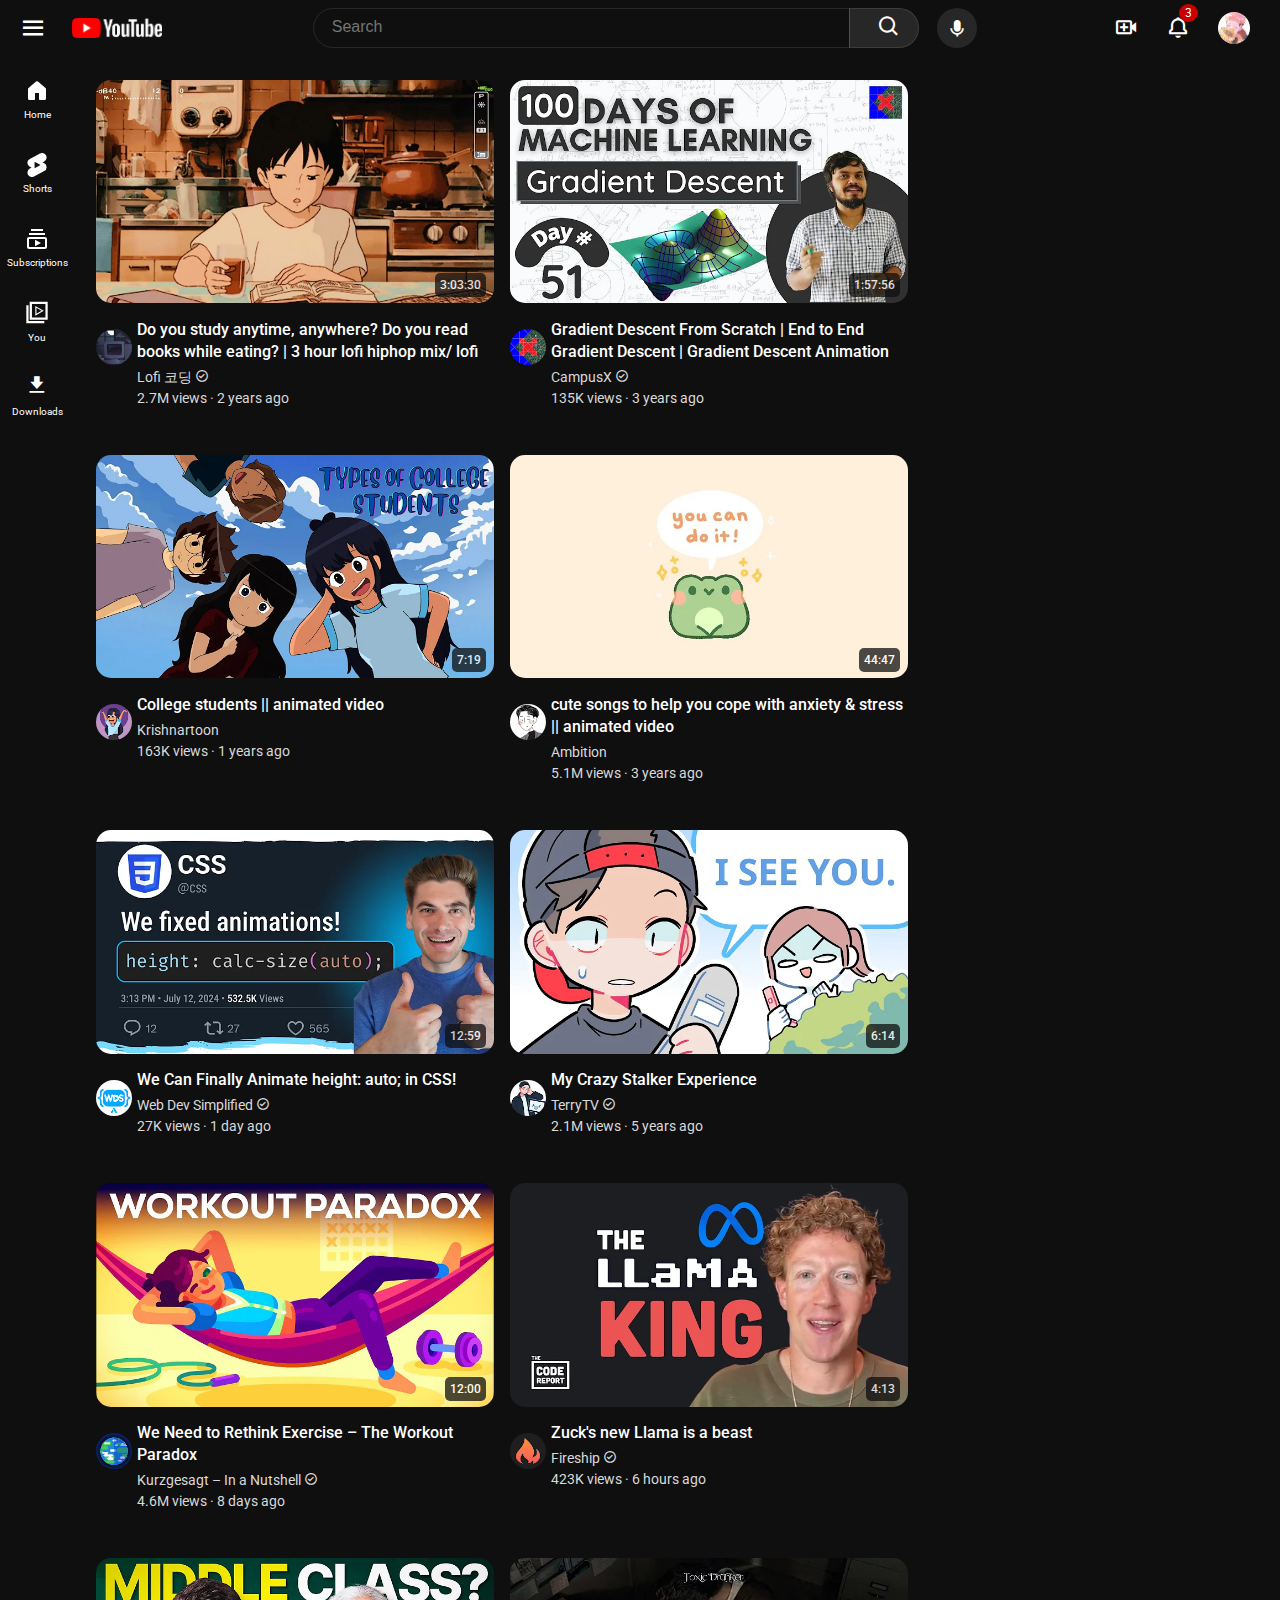
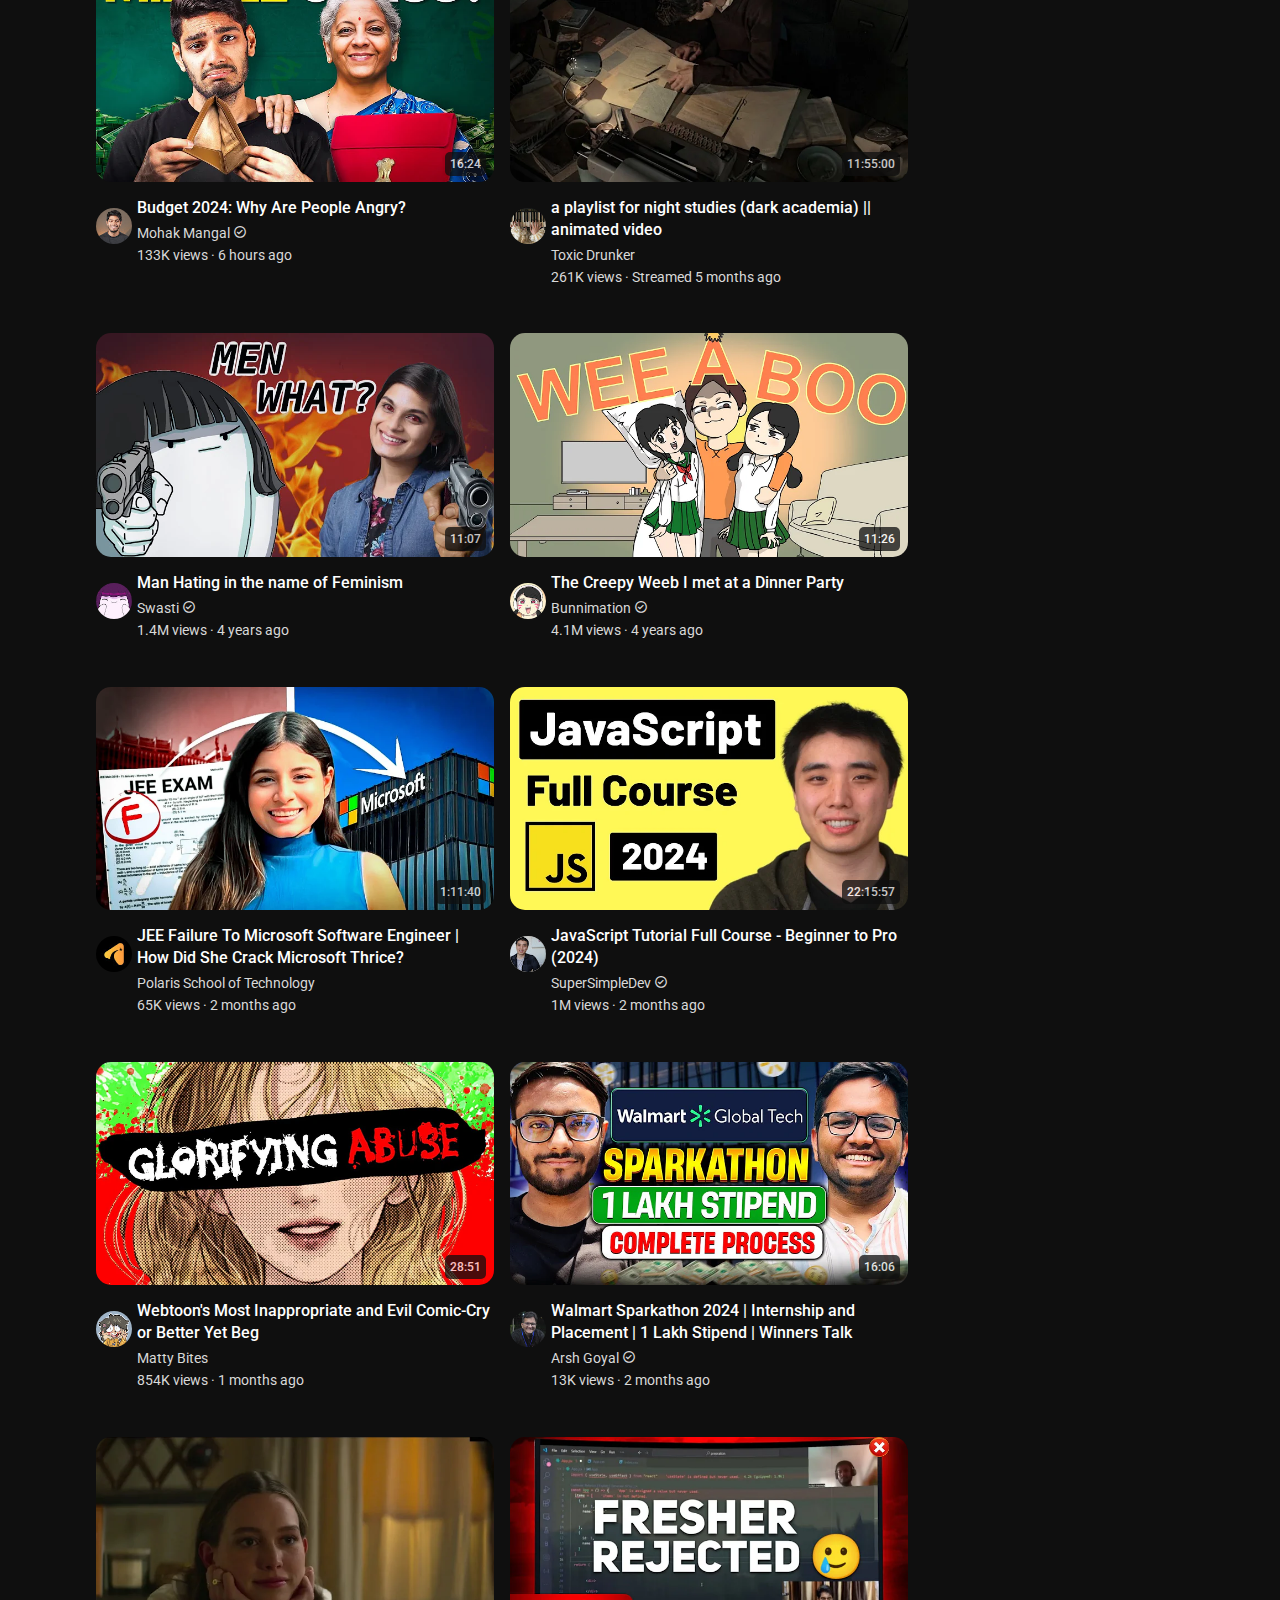
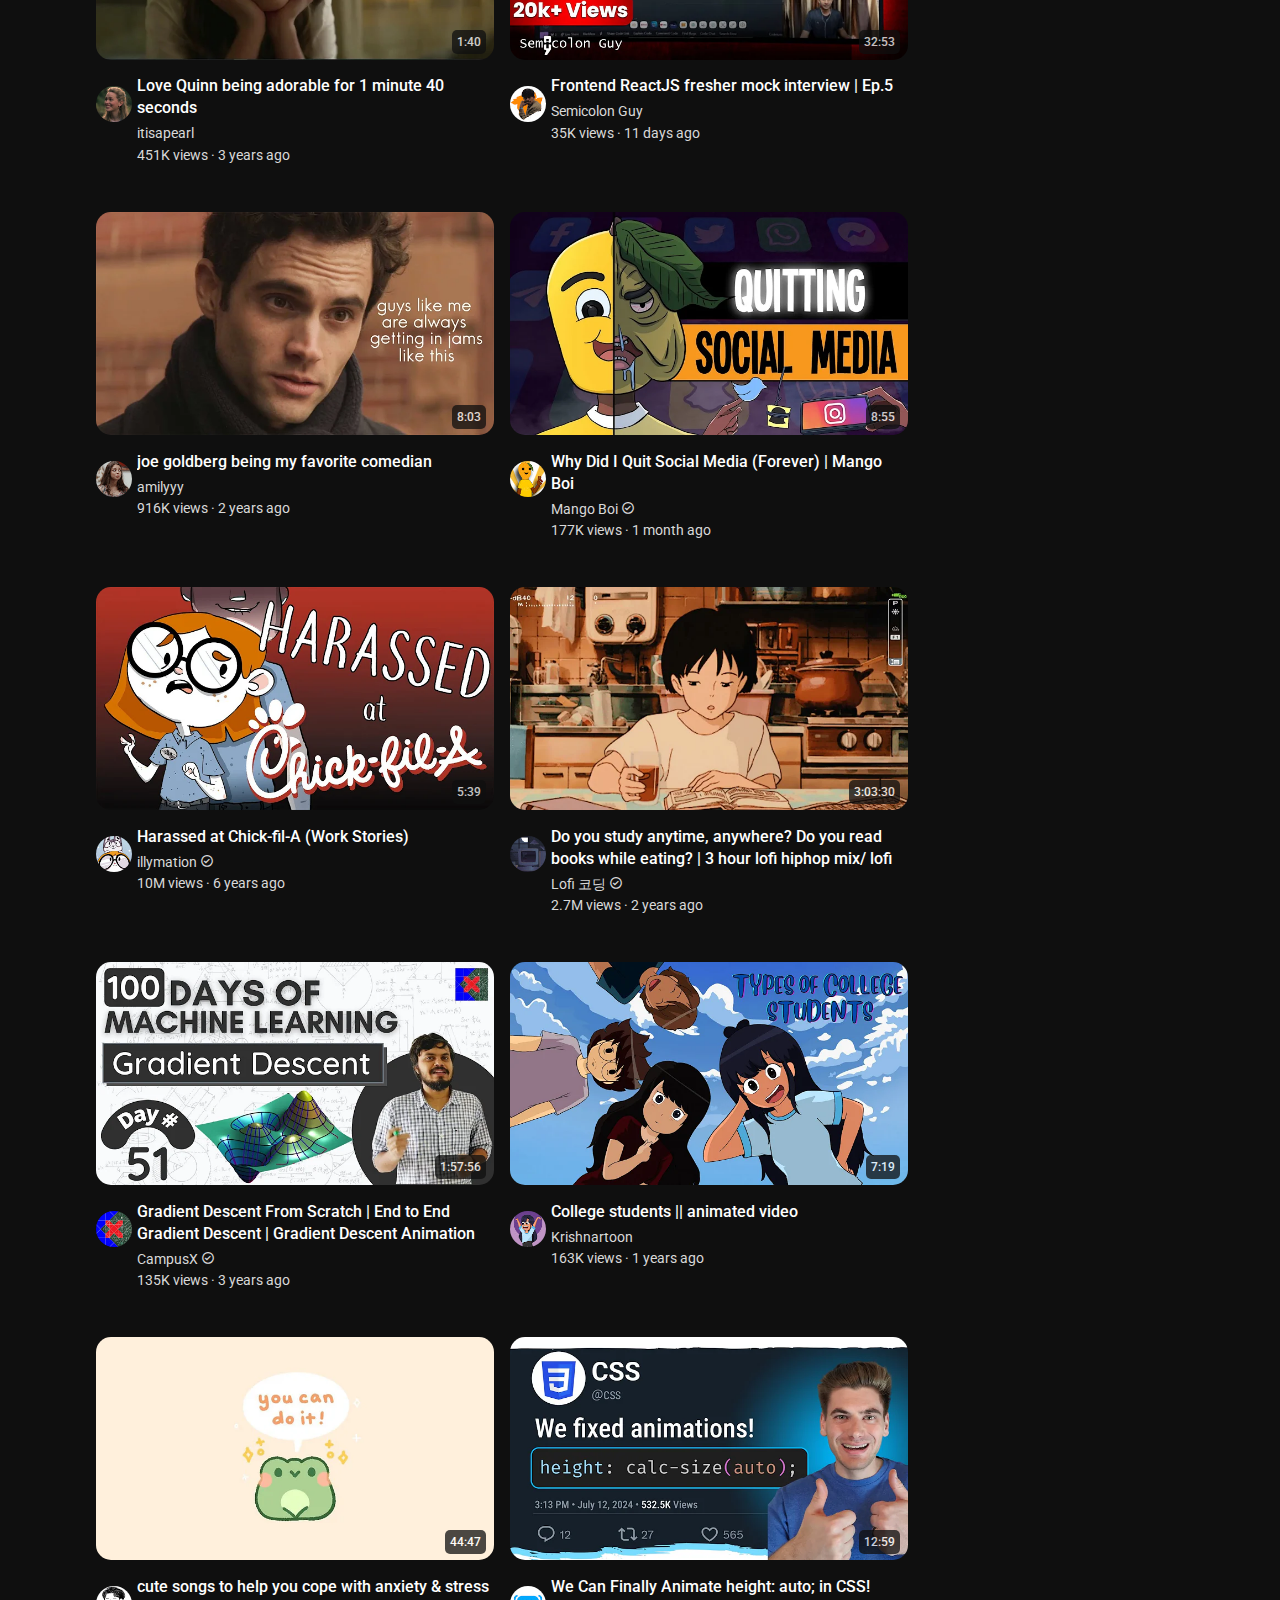
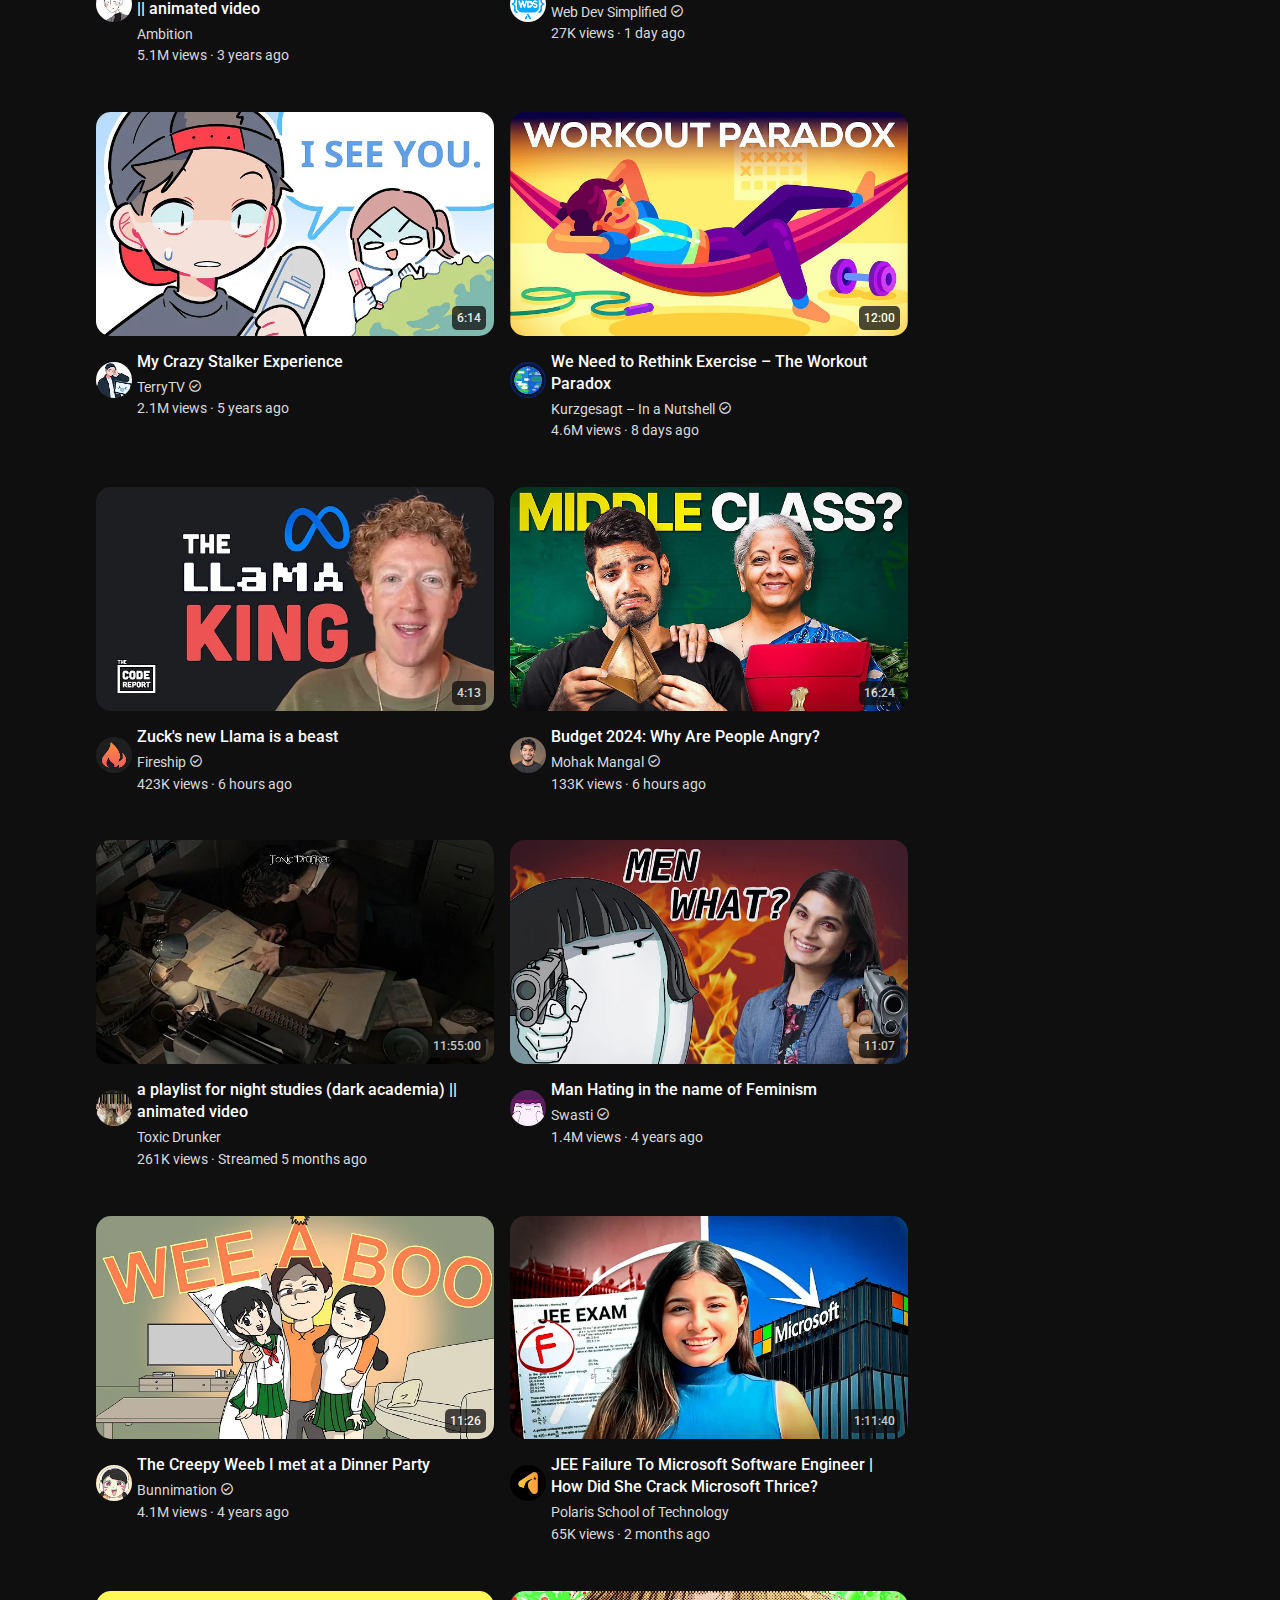
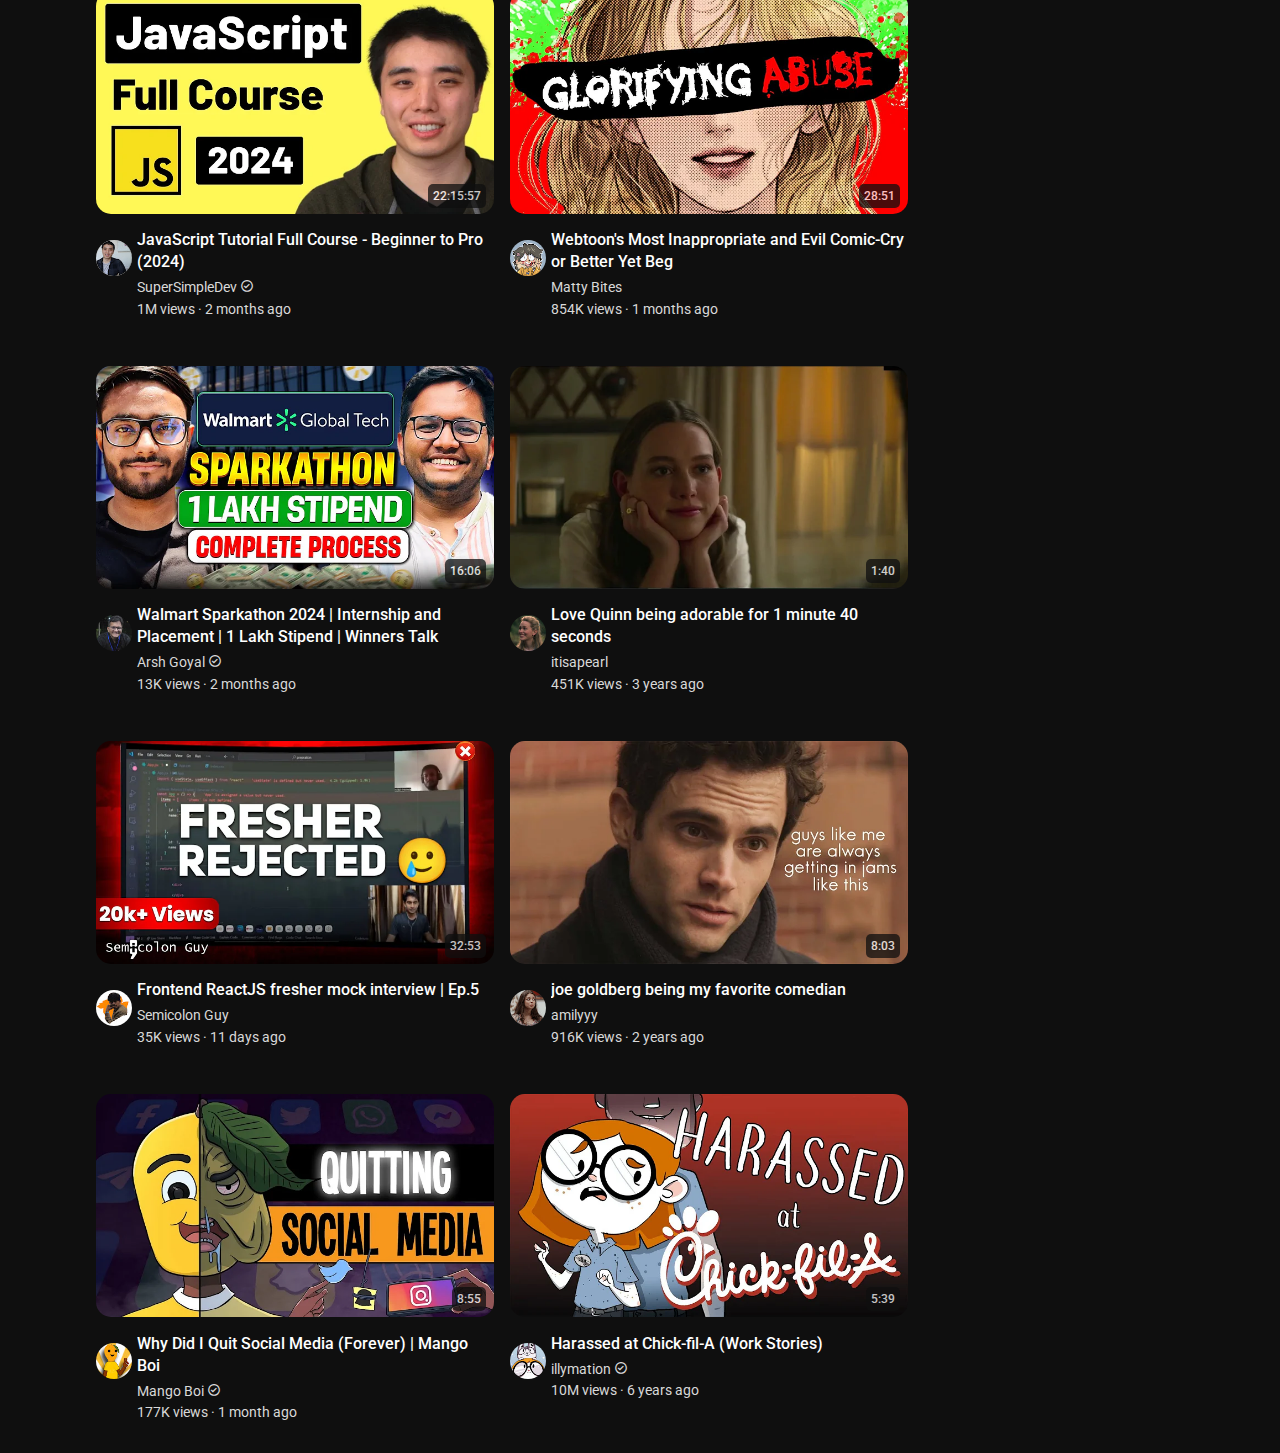
<file: index.html>
<!DOCTYPE html>
<html lang="en">
<head>
    <meta charset="UTF-8">
    <meta name="viewport" content="width=device-width, initial-scale=1.0">
    <title>YouTube</title>
    <link rel="icon" href="icon/youtube.png" >
    <link href='https://unpkg.com/boxicons@2.1.4/css/boxicons.min.css' rel='stylesheet'>
    <link href="https://fonts.googleapis.com/css2?family=Roboto:wght@300;400;500;700&display=swap" rel="stylesheet">

    <link rel="stylesheet" href="style.css">
    <link rel="stylesheet" href="header.css">
    <link rel="stylesheet" href="sidebar.css">
    <link rel="stylesheet" href="time-stamp.css">
    
</head>

<body>

    

    <div class="header">
        <div class="left">
            <i class='bx bx-menu' id="menu"></i>
            <img src="icon/Youtube-Logo-PNG.png" alt="youtube-icon" class="yt-icon">    
        </div>

        <div class="middle">
            <div class="input-div">
                <input type="text" placeholder="Search" class="search-bar">
            </div>
            <div class="search-button">
                <button type="onclick" class="search-btn"><i class='bx bx-search' style='color:#fffefe'  ></i></button>
                <div class="tooltip">Search</div>
            </div>
            <div class="mic-button">
                <button class="mic-btn"><i class='bx bxs-microphone' style='color:#fdfdfd' ></i></button>
                <div class="tooltip">Search with your voice</div>
            </div>
            
        </div>

        <div class="right">
            <div class="video-button">
                <i class='bx bx-video-plus' id="video-icon"></i>
                <div class="tooltip">Create</div>
            </div>
            
            <div class="notification-icon-container">
                <i class='bx bx-bell' id="nt-icon"></i>
                <div class="tooltip">Notifications</div>
                <div class="notification-count">3</div>
            </div>
            
            <img src="icon/channel-profile-image.jpg" alt="channel-profile" class="ch-pfp">
        </div>
    </div>


    <div class="sidebar">
        <!-- home -->
        <div class="yt-sidebar-icon">
            <svg stroke="currentColor" fill="currentColor" stroke-width="0" viewBox="0 0 24 24" height="1em" width="1em" xmlns="http://www.w3.org/2000/svg" color="white" style="color: white;"><path d="M12.97 2.59a1.5 1.5 0 0 0-1.94 0l-7.5 6.363A1.5 1.5 0 0 0 3 10.097V19.5A1.5 1.5 0 0 0 4.5 21h4.75a.75.75 0 0 0 .75-.75V14h4v6.25c0 .414.336.75.75.75h4.75a1.5 1.5 0 0 0 1.5-1.5v-9.403a1.5 1.5 0 0 0-.53-1.144l-7.5-6.363Z"></path></svg>  
            <div class="icon-name">Home</div>
        </div>

        <!-- short -->
        <div class="yt-sidebar-icon">
            <svg stroke="currentColor" fill="currentColor" stroke-width="0" role="img" viewBox="0 0 24 24" height="1em" width="1em" xmlns="http://www.w3.org/2000/svg" color="white" style="color: white;"><path d="m18.931 9.99-1.441-.601 1.717-.913a4.48 4.48 0 0 0 1.874-6.078 4.506 4.506 0 0 0-6.09-1.874L4.792 5.929a4.504 4.504 0 0 0-2.402 4.193 4.521 4.521 0 0 0 2.666 3.904c.036.012 1.442.6 1.442.6l-1.706.901a4.51 4.51 0 0 0-2.369 3.967A4.528 4.528 0 0 0 6.93 24c.725 0 1.437-.174 2.08-.508l10.21-5.406a4.494 4.494 0 0 0 2.39-4.192 4.525 4.525 0 0 0-2.678-3.904ZM9.597 15.19V8.824l6.007 3.184z"></path></svg>
            
            <div class="icon-name">Shorts</div>
        </div>

        <!-- Subscriptions -->
        <div class="yt-sidebar-icon">
            <svg stroke="currentColor" fill="currentColor" stroke-width="0" viewBox="0 0 24 24" height="1em" width="1em" xmlns="http://www.w3.org/2000/svg" color="white" style="color: white;"><path fill="none" d="M0 0h24v24H0V0z"></path><path d="M4 6h16v2H4zm2-4h12v2H6zm14 8H4c-1.1 0-2 .9-2 2v8c0 1.1.9 2 2 2h16c1.1 0 2-.9 2-2v-8c0-1.1-.9-2-2-2zm0 10H4v-8h16v8zm-10-7.27v6.53L16 16z"></path></svg>
              
            <div class="icon-name">Subscriptions</div>
        </div>
        
        <!-- You -->
        <div class="yt-sidebar-icon">
            <svg xmlns="http://www.w3.org/2000/svg" enable-background="new 0 0 24 24" height="24" viewBox="0 0 24 24" width="24" focusable="false" style="pointer-events: none; display: inherit; width: 100%; height: 100%;" aria-hidden="true">
                <path d="m11 7 6 3.5-6 3.5V7zm7 13H4V6H3v15h15v-1zm3-2H6V3h15v15zM7 17h13V4H7v13z" fill="none" stroke="white" stroke-width="1"></path>
              </svg>
              
              
              
            <div class="icon-name">You</div>
        </div>
        
        <!-- Download -->
        <div class="yt-sidebar-icon">
            <i class='bx bxs-download' style='color:#ffffff; height: 24px; width: 24; font-size: 22px; padding-bottom:10px ;'  ></i>
            <div class="icon-name">Downloads</div>
        </div>




        
        
    </div>


    <div class="sbse-bada-container">
             <!-- 1st video -->
            <div class="Container">
                <div class="THUMBNAIL">
                    <img class="thumbnail" src="images/tbnail1.webp" alt="Video-Thumbnail1">
                    <div class="time-stamp">3:03:30</div>
                </div>
                <div class="tbnail-row">
                    <div class="video-profile">
                        <img class="profile-img" src="images/profile1.jpg" alt="Creator-Profile">
                    </div>
                    <div class="video-info">
                        <p class="video-title">Do you study anytime, anywhere? Do you read books while eating? | 3 hour lofi hiphop mix/ lofi study</p>
                        <p class="video-author">Lofi 코딩 <i class='bx bx-check-circle'></i> </p>
                        <p class="video-stats">2.7M views &#183; 2 years ago</p>
                    </div>
                </div>
            </div>
            

            <!-- 2nd video -->
            <div class="Container">
                <div class="THUMBNAIL">
                    <img class="thumbnail" src="images/tbnail2.webp" alt="Video-Thumbnail1">
                    <div class="time-stamp">1:57:56</div>
                </div>
                <div class="tbnail-row">
                    <div class="video-profile">
                        <img class="profile-img" src="images/profile2.jpg" alt="Creator-Profile">
                    </div>
                    <div class="video-info">
                        <p class="video-title">Gradient Descent From Scratch | End to End Gradient Descent | Gradient Descent Animation</p>
                        <p class="video-author">CampusX <i class='bx bx-check-circle'></i> </p>
                        <p class="video-stats">135K views &#183; 3 years ago</p>
                    </div>
                </div>
            </div>
        
            <!-- 3rd video -->
            <div class="Container">
                <div class="THUMBNAIL">
                    <img class="thumbnail" src="images/tbnail3.webp" alt="Video-Thumbnail1">
                    <div class="time-stamp">7:19</div>
                </div>
                <div class="tbnail-row">
                    <div class="video-profile">
                        <img class="profile-img" src="images/profile3.jpg" alt="Creator-Profile">
                    </div>
                    <div class="video-info">
                        <p class="video-title">College students || animated video</p>
                        <p class="video-author">Krishnartoon</p>
                        <p class="video-stats">163K views &#183; 1 years ago</p>
                    </div>
                </div>
            </div>

            <!-- 4th video -->
            <div class="Container">
                <div class="THUMBNAIL">
                    <img class="thumbnail" src="images/tbnail4.webp" alt="Video-Thumbnail1">
                    <div class="time-stamp">44:47</div>
                </div>
                <div class="tbnail-row">
                    <div class="video-profile">
                        <img class="profile-img" src="images/profile4.jpg" alt="Creator-Profile">
                    </div>
                    <div class="video-info">
                        <p class="video-title">cute songs to help you cope with anxiety &amp; stress || animated video</p>
                        <p class="video-author">Ambition</p>
                        <p class="video-stats">5.1M views &#183; 3 years ago</p>
                    </div>
                </div>
            </div>
                
            <!-- 5th video -->
            <div class="Container">
                <div class="THUMBNAIL">
                    <img class="thumbnail" src="images/5.webp" alt="Video-Thumbnail1">
                    <div class="time-stamp">12:59</div>
                </div>
                <div class="tbnail-row">
                    <div class="video-profile">
                        <img class="profile-img" src="images/5.jpg" alt="Creator-Profile">
                    </div>
                    <div class="video-info">
                        <p class="video-title">We Can Finally Animate height: auto; in CSS!</p>
                        <p class="video-author">Web Dev Simplified <i class='bx bx-check-circle'></i> </p>
                        <p class="video-stats">27K views &#183; 1 day ago</p>
                    </div>
                </div>
            </div>
               
            <!-- 6th video -->
            <div class="Container">
                <div class="THUMBNAIL">
                    <img class="thumbnail" src="images/6.webp" alt="Video-Thumbnail1">
                    <div class="time-stamp">6:14</div>
                </div>
                <div class="tbnail-row">
                    <div class="video-profile">
                        <img class="profile-img" src="images/6.jpg" alt="Creator-Profile">
                    </div>
                    <div class="video-info">
                        <p class="video-title">My Crazy Stalker Experience</p>
                        <p class="video-author">TerryTV <i class='bx bx-check-circle'></i> </p>
                        <p class="video-stats">2.1M views &#183; 5 years ago</p>
                    </div>
                </div>
            </div>

            <!-- 7 video -->
            <div class="Container">
                <div class="THUMBNAIL">
                    <img class="thumbnail" src="images/7.webp" alt="Video-Thumbnail1">
                    <div class="time-stamp">12:00</div>
                </div>
                <div class="tbnail-row">
                    <div class="video-profile">
                        <img class="profile-img" src="images/7.jpg" alt="Creator-Profile">
                    </div>
                    <div class="video-info">
                        <p class="video-title">We Need to Rethink Exercise – The Workout Paradox</p>
                        <p class="video-author">Kurzgesagt – In a Nutshell <i class='bx bx-check-circle'></i></p>
                        <p class="video-stats">4.6M views &#183; 8 days ago</p>
                    </div>
                </div>
            </div>
                
            <!-- 8 video -->
            <div class="Container">
                <div class="THUMBNAIL">
                    <img class="thumbnail" src="images/8.webp" alt="Video-Thumbnail1">
                    <div class="time-stamp">4:13</div>
                </div>
                <div class="tbnail-row">
                    <div class="video-profile">
                        <img class="profile-img" src="images/8.jpg" alt="Creator-Profile">
                    </div>
                    <div class="video-info">
                        <p class="video-title">Zuck's new Llama is a beast</p>
                        <p class="video-author">Fireship <i class='bx bx-check-circle'></i> </p>
                        <p class="video-stats">423K views &#183; 6 hours ago</p>
                    </div>
                </div>
            </div>
               
            <!-- 9 video -->
            <div class="Container">
                <div class="THUMBNAIL">
                    <img class="thumbnail" src="images/9.webp" alt="Video-Thumbnail1">
                    <div class="time-stamp">16:24</div>
                </div>
                <div class="tbnail-row">
                    <div class="video-profile">
                        <img class="profile-img" src="images/9.jpg" alt="Creator-Profile">
                    </div>
                    <div class="video-info">
                        <p class="video-title">Budget 2024: Why Are People Angry?</p>
                        <p class="video-author">Mohak Mangal <i class='bx bx-check-circle'></i> </p>
                        <p class="video-stats">133K views &#183; 6 hours ago</p>
                    </div>
                </div>
            </div>

            <!-- 10 video -->
            <div class="Container">
                <div class="THUMBNAIL">
                    <img class="thumbnail" src="images/10.webp" alt="Video-Thumbnail1">
                    <div class="time-stamp">11:55:00</div>
                </div>
                <div class="tbnail-row">
                    <div class="video-profile">
                        <img class="profile-img" src="images/10.jpg" alt="Creator-Profile">
                    </div>
                    <div class="video-info">
                        <p class="video-title">a playlist for night studies (dark academia) || animated video</p>
                        <p class="video-author">Toxic Drunker</p>
                        <p class="video-stats">261K views &#183; Streamed 5 months ago</p>
                    </div>
                </div>
            </div>

            <!-- 11 video -->
            <div class="Container">
                <div class="THUMBNAIL">
                    <img class="thumbnail" src="images/11.webp" alt="Video-Thumbnail1">
                    <div class="time-stamp">11:07</div>
                </div>
                <div class="tbnail-row">
                    <div class="video-profile">
                        <img class="profile-img" src="images/11.jpg" alt="Creator-Profile">
                    </div>
                    <div class="video-info">
                        <p class="video-title">Man Hating in the name of Feminism</p>
                        <p class="video-author">Swasti <i class='bx bx-check-circle'></i> </p>
                        <p class="video-stats">1.4M views &#183; 4 years ago</p>
                    </div>
                </div>
            </div>

            <!-- 12 -->
            <div class="Container">
                <div class="THUMBNAIL">
                    <img class="thumbnail" src="images/12.webp" alt="Video-Thumbnail1">
                    <div class="time-stamp">11:26</div>
                </div>
                <div class="tbnail-row">
                    <div class="video-profile">
                        <img class="profile-img" src="images/12.jpg" alt="Creator-Profile">
                    </div>
                    <div class="video-info">
                        <p class="video-title">The Creepy Weeb I met at a Dinner Party</p>
                        <p class="video-author">Bunnimation <i class='bx bx-check-circle'></i> </p>
                        <p class="video-stats">4.1M views &#183; 4 years ago</p>
                    </div>
                </div>
            </div>

            <!-- 13 -->
            <div class="Container">
                <div class="THUMBNAIL">
                    <img class="thumbnail" src="images/13.webp" alt="Video-Thumbnail1">
                    <div class="time-stamp">1:11:40</div>
                </div>
                <div class="tbnail-row">
                    <div class="video-profile">
                        <img class="profile-img" src="images/13.jpg" alt="Creator-Profile">
                    </div>
                    <div class="video-info">
                        <p class="video-title">JEE Failure To Microsoft Software Engineer | How Did She Crack Microsoft Thrice?</p>
                        <p class="video-author">Polaris School of Technology </p>
                        <p class="video-stats">65K views &#183; 2 months ago</p>
                    </div>
                </div>
            </div>

            <!-- 14 -->
            <div class="Container">
                <div class="THUMBNAIL">
                    <img class="thumbnail" src="images/14.webp" alt="Video-Thumbnail1">
                    <div class="time-stamp">22:15:57</div>
                </div>
                <div class="tbnail-row">
                    <div class="video-profile">
                        <img class="profile-img" src="images/14.jpg" alt="Creator-Profile">
                    </div>
                    <div class="video-info">
                        <p class="video-title">JavaScript Tutorial Full Course - Beginner to Pro (2024)</p>
                        <p class="video-author">SuperSimpleDev <i class='bx bx-check-circle'></i></p>
                        <p class="video-stats">1M views &#183; 2 months ago</p>
                    </div>
                </div>
            </div>

           <!-- 15 -->
           <div class="Container">
            <div class="THUMBNAIL">
                <img class="thumbnail" src="images/15.webp" alt="Video-Thumbnail1">
                <div class="time-stamp">28:51</div>
            </div>
            <div class="tbnail-row">
                <div class="video-profile">
                    <img class="profile-img" src="images/15.jpg" alt="Creator-Profile">
                </div>
                <div class="video-info">
                    <p class="video-title">Webtoon's Most Inappropriate and Evil Comic-Cry or Better Yet Beg</p>
                    <p class="video-author">Matty Bites </p>
                    <p class="video-stats">854K views &#183; 1 months ago</p>
                </div>
            </div>
           </div>

           <!-- 16 -->
            <div class="Container">
            <div class="THUMBNAIL">
                <img class="thumbnail" src="images/16.webp" alt="Video-Thumbnail1">
                <div class="time-stamp">16:06</div>
            </div>
            <div class="tbnail-row">
                <div class="video-profile">
                    <img class="profile-img" src="images/16.jpg" alt="Creator-Profile">
                </div>
                <div class="video-info">
                    <p class="video-title">Walmart Sparkathon 2024 | Internship and Placement | 1 Lakh Stipend | Winners Talk</p>
                    <p class="video-author">Arsh Goyal <i class='bx bx-check-circle'></i></p>
                    <p class="video-stats">13K views &#183; 2 months ago</p>
                </div>
            </div>
            </div>

           <!-- 17 -->
            <div class="Container">
            <div class="THUMBNAIL">
                <img class="thumbnail" src="images/17.webp" alt="Video-Thumbnail1">
                <div class="time-stamp">1:40</div>
            </div>
            <div class="tbnail-row">
                <div class="video-profile">
                    <img class="profile-img" src="images/17.jpg" alt="Creator-Profile">
                </div>
                <div class="video-info">
                    <p class="video-title">Love Quinn being adorable for 1 minute 40 seconds</p>
                    <p class="video-author">itisapearl </p>
                    <p class="video-stats">451K views &#183; 3 years ago</p>
                </div>
            </div>
            </div>

           <!-- 18 -->
            <div class="Container">
            <div class="THUMBNAIL">
                <img class="thumbnail" src="images/18.webp" alt="Video-Thumbnail1">
                <div class="time-stamp">32:53</div>
            </div>
            <div class="tbnail-row">
                <div class="video-profile">
                    <img class="profile-img" src="images/18.jpg" alt="Creator-Profile">
                </div>
                <div class="video-info">
                    <p class="video-title">Frontend ReactJS fresher mock interview | Ep.5</p>
                    <p class="video-author">Semicolon Guy </p>
                    <p class="video-stats">35K views &#183; 11 days ago</p>
                </div>
            </div>
            </div>

           <!-- 19 -->
            <div class="Container">
            <div class="THUMBNAIL">
                <img class="thumbnail" src="images/19.webp" alt="Video-Thumbnail1">
                <div class="time-stamp">8:03</div>
            </div>
            <div class="tbnail-row">
                <div class="video-profile">
                    <img class="profile-img" src="images/19.jpg" alt="Creator-Profile">
                </div>
                <div class="video-info">
                    <p class="video-title">joe goldberg being my favorite comedian</p>
                    <p class="video-author">amilyyy </p>
                    <p class="video-stats">916K views &#183; 2 years ago</p>
                </div>
            </div>
            </div>
  
           <!-- 20 -->
            <div class="Container">
            <div class="THUMBNAIL">
                <img class="thumbnail" src="images/20.webp" alt="Video-Thumbnail1">
                <div class="time-stamp">8:55</div>
            </div>
            <div class="tbnail-row">
                <div class="video-profile">
                    <img class="profile-img" src="images/20.jpg" alt="Creator-Profile">
                </div>
                <div class="video-info">
                    <p class="video-title">Why Did I Quit Social Media (Forever) | Mango Boi</p>
                    <p class="video-author">Mango Boi <i class='bx bx-check-circle'> </i></p>
                    <p class="video-stats">177K views &#183; 1 month ago</p>
                </div>
            </div>
            </div>

           <!-- 21 -->
            <div class="Container">
            <div class="THUMBNAIL">
                <img class="thumbnail" src="images/21.webp" alt="Video-Thumbnail1">
                <div class="time-stamp">5:39</div>
            </div>
            <div class="tbnail-row">
                <div class="video-profile">
                    <img class="profile-img" src="images/21.jpg" alt="Creator-Profile">
                </div>
                <div class="video-info">
                    <p class="video-title">Harassed at Chick-fil-A (Work Stories)</p>
                    <p class="video-author">illymation <i class='bx bx-check-circle'></i></p>
                    <p class="video-stats">10M views &#183; 6 years ago</p>
                </div>
            </div>
            </div>

            <!-- 22 -->
            <div class="Container">
                <div class="THUMBNAIL">
                    <img class="thumbnail" src="images/tbnail1.webp" alt="Video-Thumbnail1">
                    <div class="time-stamp">3:03:30</div>
                </div>
                <div class="tbnail-row">
                    <div class="video-profile">
                        <img class="profile-img" src="images/profile1.jpg" alt="Creator-Profile">
                    </div>
                    <div class="video-info">
                        <p class="video-title">Do you study anytime, anywhere? Do you read books while eating? | 3 hour lofi hiphop mix/ lofi study</p>
                        <p class="video-author">Lofi 코딩 <i class='bx bx-check-circle'></i> </p>
                        <p class="video-stats">2.7M views &#183; 2 years ago</p>
                    </div>
                </div>
            </div>
            

            <!-- 23 -->
            <div class="Container">
                <div class="THUMBNAIL">
                    <img class="thumbnail" src="images/tbnail2.webp" alt="Video-Thumbnail1">
                    <div class="time-stamp">1:57:56</div>
                </div>
                <div class="tbnail-row">
                    <div class="video-profile">
                        <img class="profile-img" src="images/profile2.jpg" alt="Creator-Profile">
                    </div>
                    <div class="video-info">
                        <p class="video-title">Gradient Descent From Scratch | End to End Gradient Descent | Gradient Descent Animation</p>
                        <p class="video-author">CampusX <i class='bx bx-check-circle'></i> </p>
                        <p class="video-stats">135K views &#183; 3 years ago</p>
                    </div>
                </div>
            </div>
        
            <!-- 24 -->
            <div class="Container">
                <div class="THUMBNAIL">
                    <img class="thumbnail" src="images/tbnail3.webp" alt="Video-Thumbnail1">
                    <div class="time-stamp">7:19</div>
                </div>
                <div class="tbnail-row">
                    <div class="video-profile">
                        <img class="profile-img" src="images/profile3.jpg" alt="Creator-Profile">
                    </div>
                    <div class="video-info">
                        <p class="video-title">College students || animated video</p>
                        <p class="video-author">Krishnartoon</p>
                        <p class="video-stats">163K views &#183; 1 years ago</p>
                    </div>
                </div>
            </div>

            <!-- 25 -->
            <div class="Container">
                <div class="THUMBNAIL">
                    <img class="thumbnail" src="images/tbnail4.webp" alt="Video-Thumbnail1">
                    <div class="time-stamp">44:47</div>
                </div>
                <div class="tbnail-row">
                    <div class="video-profile">
                        <img class="profile-img" src="images/profile4.jpg" alt="Creator-Profile">
                    </div>
                    <div class="video-info">
                        <p class="video-title">cute songs to help you cope with anxiety &amp; stress || animated video</p>
                        <p class="video-author">Ambition</p>
                        <p class="video-stats">5.1M views &#183; 3 years ago</p>
                    </div>
                </div>
            </div>
                
            <!--26 -->
            <div class="Container">
                <div class="THUMBNAIL">
                    <img class="thumbnail" src="images/5.webp" alt="Video-Thumbnail1">
                    <div class="time-stamp">12:59</div>
                </div>
                <div class="tbnail-row">
                    <div class="video-profile">
                        <img class="profile-img" src="images/5.jpg" alt="Creator-Profile">
                    </div>
                    <div class="video-info">
                        <p class="video-title">We Can Finally Animate height: auto; in CSS!</p>
                        <p class="video-author">Web Dev Simplified <i class='bx bx-check-circle'></i> </p>
                        <p class="video-stats">27K views &#183; 1 day ago</p>
                    </div>
                </div>
            </div>
               
            <!-- 27 -->
            <div class="Container">
                <div class="THUMBNAIL">
                    <img class="thumbnail" src="images/6.webp" alt="Video-Thumbnail1">
                    <div class="time-stamp">6:14</div>
                </div>
                <div class="tbnail-row">
                    <div class="video-profile">
                        <img class="profile-img" src="images/6.jpg" alt="Creator-Profile">
                    </div>
                    <div class="video-info">
                        <p class="video-title">My Crazy Stalker Experience</p>
                        <p class="video-author">TerryTV <i class='bx bx-check-circle'></i> </p>
                        <p class="video-stats">2.1M views &#183; 5 years ago</p>
                    </div>
                </div>
            </div>

            <!-- 28 -->
            <div class="Container">
                <div class="THUMBNAIL">
                    <img class="thumbnail" src="images/7.webp" alt="Video-Thumbnail1">
                    <div class="time-stamp">12:00</div>
                </div>
                <div class="tbnail-row">
                    <div class="video-profile">
                        <img class="profile-img" src="images/7.jpg" alt="Creator-Profile">
                    </div>
                    <div class="video-info">
                        <p class="video-title">We Need to Rethink Exercise – The Workout Paradox</p>
                        <p class="video-author">Kurzgesagt – In a Nutshell <i class='bx bx-check-circle'></i></p>
                        <p class="video-stats">4.6M views &#183; 8 days ago</p>
                    </div>
                </div>
            </div>
                
            <!-- 29 -->
            <div class="Container">
                <div class="THUMBNAIL">
                    <img class="thumbnail" src="images/8.webp" alt="Video-Thumbnail1">
                    <div class="time-stamp">4:13</div>
                </div>
                <div class="tbnail-row">
                    <div class="video-profile">
                        <img class="profile-img" src="images/8.jpg" alt="Creator-Profile">
                    </div>
                    <div class="video-info">
                        <p class="video-title">Zuck's new Llama is a beast</p>
                        <p class="video-author">Fireship <i class='bx bx-check-circle'></i> </p>
                        <p class="video-stats">423K views &#183; 6 hours ago</p>
                    </div>
                </div>
            </div>
               
            <!-- 30 -->
            <div class="Container">
                <div class="THUMBNAIL">
                    <img class="thumbnail" src="images/9.webp" alt="Video-Thumbnail1">
                    <div class="time-stamp">16:24</div>
                </div>
                <div class="tbnail-row">
                    <div class="video-profile">
                        <img class="profile-img" src="images/9.jpg" alt="Creator-Profile">
                    </div>
                    <div class="video-info">
                        <p class="video-title">Budget 2024: Why Are People Angry?</p>
                        <p class="video-author">Mohak Mangal <i class='bx bx-check-circle'></i> </p>
                        <p class="video-stats">133K views &#183; 6 hours ago</p>
                    </div>
                </div>
            </div>

            <!-- 31 -->
            <div class="Container">
                <div class="THUMBNAIL">
                    <img class="thumbnail" src="images/10.webp" alt="Video-Thumbnail1">
                    <div class="time-stamp">11:55:00</div>
                </div>
                <div class="tbnail-row">
                    <div class="video-profile">
                        <img class="profile-img" src="images/10.jpg" alt="Creator-Profile">
                    </div>
                    <div class="video-info">
                        <p class="video-title">a playlist for night studies (dark academia) || animated video</p>
                        <p class="video-author">Toxic Drunker</p>
                        <p class="video-stats">261K views &#183; Streamed 5 months ago</p>
                    </div>
                </div>
            </div>

            <!-- 32 -->
            <div class="Container">
                <div class="THUMBNAIL">
                    <img class="thumbnail" src="images/11.webp" alt="Video-Thumbnail1">
                    <div class="time-stamp">11:07</div>
                </div>
                <div class="tbnail-row">
                    <div class="video-profile">
                        <img class="profile-img" src="images/11.jpg" alt="Creator-Profile">
                    </div>
                    <div class="video-info">
                        <p class="video-title">Man Hating in the name of Feminism</p>
                        <p class="video-author">Swasti <i class='bx bx-check-circle'></i> </p>
                        <p class="video-stats">1.4M views &#183; 4 years ago</p>
                    </div>
                </div>
            </div>

            <!-- 33 -->
            <div class="Container">
                <div class="THUMBNAIL">
                    <img class="thumbnail" src="images/12.webp" alt="Video-Thumbnail1">
                    <div class="time-stamp">11:26</div>
                </div>
                <div class="tbnail-row">
                    <div class="video-profile">
                        <img class="profile-img" src="images/12.jpg" alt="Creator-Profile">
                    </div>
                    <div class="video-info">
                        <p class="video-title">The Creepy Weeb I met at a Dinner Party</p>
                        <p class="video-author">Bunnimation <i class='bx bx-check-circle'></i> </p>
                        <p class="video-stats">4.1M views &#183; 4 years ago</p>
                    </div>
                </div>
            </div>

            <!-- 34 -->
            <div class="Container">
                <div class="THUMBNAIL">
                    <img class="thumbnail" src="images/13.webp" alt="Video-Thumbnail1">
                    <div class="time-stamp">1:11:40</div>
                </div>
                <div class="tbnail-row">
                    <div class="video-profile">
                        <img class="profile-img" src="images/13.jpg" alt="Creator-Profile">
                    </div>
                    <div class="video-info">
                        <p class="video-title">JEE Failure To Microsoft Software Engineer | How Did She Crack Microsoft Thrice?</p>
                        <p class="video-author">Polaris School of Technology </p>
                        <p class="video-stats">65K views &#183; 2 months ago</p>
                    </div>
                </div>
            </div>

            <!-- 35 -->
            <div class="Container">
                <div class="THUMBNAIL">
                    <img class="thumbnail" src="images/14.webp" alt="Video-Thumbnail1">
                    <div class="time-stamp">22:15:57</div>
                </div>
                <div class="tbnail-row">
                    <div class="video-profile">
                        <img class="profile-img" src="images/14.jpg" alt="Creator-Profile">
                    </div>
                    <div class="video-info">
                        <p class="video-title">JavaScript Tutorial Full Course - Beginner to Pro (2024)</p>
                        <p class="video-author">SuperSimpleDev <i class='bx bx-check-circle'></i></p>
                        <p class="video-stats">1M views &#183; 2 months ago</p>
                    </div>
                </div>
            </div>

           <!-- 36 -->
           <div class="Container">
            <div class="THUMBNAIL">
                <img class="thumbnail" src="images/15.webp" alt="Video-Thumbnail1">
                <div class="time-stamp">28:51</div>
            </div>
            <div class="tbnail-row">
                <div class="video-profile">
                    <img class="profile-img" src="images/15.jpg" alt="Creator-Profile">
                </div>
                <div class="video-info">
                    <p class="video-title">Webtoon's Most Inappropriate and Evil Comic-Cry or Better Yet Beg</p>
                    <p class="video-author">Matty Bites </p>
                    <p class="video-stats">854K views &#183; 1 months ago</p>
                </div>
            </div>
           </div>

           <!-- 37 -->
            <div class="Container">
            <div class="THUMBNAIL">
                <img class="thumbnail" src="images/16.webp" alt="Video-Thumbnail1">
                <div class="time-stamp">16:06</div>
            </div>
            <div class="tbnail-row">
                <div class="video-profile">
                    <img class="profile-img" src="images/16.jpg" alt="Creator-Profile">
                </div>
                <div class="video-info">
                    <p class="video-title">Walmart Sparkathon 2024 | Internship and Placement | 1 Lakh Stipend | Winners Talk</p>
                    <p class="video-author">Arsh Goyal <i class='bx bx-check-circle'></i></p>
                    <p class="video-stats">13K views &#183; 2 months ago</p>
                </div>
            </div>
            </div>

           <!-- 38 -->
            <div class="Container">
            <div class="THUMBNAIL">
                <img class="thumbnail" src="images/17.webp" alt="Video-Thumbnail1">
                <div class="time-stamp">1:40</div>
            </div>
            <div class="tbnail-row">
                <div class="video-profile">
                    <img class="profile-img" src="images/17.jpg" alt="Creator-Profile">
                </div>
                <div class="video-info">
                    <p class="video-title">Love Quinn being adorable for 1 minute 40 seconds</p>
                    <p class="video-author">itisapearl </p>
                    <p class="video-stats">451K views &#183; 3 years ago</p>
                </div>
            </div>
            </div>

           <!-- 39 -->
            <div class="Container">
            <div class="THUMBNAIL">
                <img class="thumbnail" src="images/18.webp" alt="Video-Thumbnail1">
                <div class="time-stamp">32:53</div>
            </div>
            <div class="tbnail-row">
                <div class="video-profile">
                    <img class="profile-img" src="images/18.jpg" alt="Creator-Profile">
                </div>
                <div class="video-info">
                    <p class="video-title">Frontend ReactJS fresher mock interview | Ep.5</p>
                    <p class="video-author">Semicolon Guy </p>
                    <p class="video-stats">35K views &#183; 11 days ago</p>
                </div>
            </div>
            </div>

           <!-- 40 -->
            <div class="Container">
            <div class="THUMBNAIL">
                <img class="thumbnail" src="images/19.webp" alt="Video-Thumbnail1">
                <div class="time-stamp">8:03</div>
            </div>
            <div class="tbnail-row">
                <div class="video-profile">
                    <img class="profile-img" src="images/19.jpg" alt="Creator-Profile">
                </div>
                <div class="video-info">
                    <p class="video-title">joe goldberg being my favorite comedian</p>
                    <p class="video-author">amilyyy </p>
                    <p class="video-stats">916K views &#183; 2 years ago</p>
                </div>
            </div>
            </div>
  
           <!-- 41 -->
            <div class="Container">
            <div class="THUMBNAIL">
                <img class="thumbnail" src="images/20.webp" alt="Video-Thumbnail1">
                <div class="time-stamp">8:55</div>
            </div>
            <div class="tbnail-row">
                <div class="video-profile">
                    <img class="profile-img" src="images/20.jpg" alt="Creator-Profile">
                </div>
                <div class="video-info">
                    <p class="video-title">Why Did I Quit Social Media (Forever) | Mango Boi</p>
                    <p class="video-author">Mango Boi <i class='bx bx-check-circle'> </i></p>
                    <p class="video-stats">177K views &#183; 1 month ago</p>
                </div>
            </div>
            </div>

           <!-- 42 -->
            <div class="Container">
            <div class="THUMBNAIL">
                <img class="thumbnail" src="images/21.webp" alt="Video-Thumbnail1">
                <div class="time-stamp">5:39</div>
            </div>
            <div class="tbnail-row">
                <div class="video-profile">
                    <img class="profile-img" src="images/21.jpg" alt="Creator-Profile">
                </div>
                <div class="video-info">
                    <p class="video-title">Harassed at Chick-fil-A (Work Stories)</p>
                    <p class="video-author">illymation <i class='bx bx-check-circle'></i></p>
                    <p class="video-stats">10M views &#183; 6 years ago</p>
                </div>
            </div>
            </div>
        

        
    </div>


    
</body>
</html>
</file>
<file: style.css>
html {
  background-color: #0f0f0f;
  color: white;
  padding: 0;
  margin: 0;
  font-family: Roboto, Arial, sans-serif;
  font-size: 16px;
  scrollbar-color: hsl(0, 0%, 67%) transparent;
}

body {
  margin: 0;
  padding-top: 80px;
  padding-left: 96px;
  padding-right: 24px;
}

.sbse-bada-container {
  display: flex;
  gap: 1rem;
  flex-wrap: wrap;
}

.three-video-previews {
  display: flex;
  flex-direction: row;
  column-gap: 20px;
  flex-wrap: wrap;
}

.Container {
  max-width: 398px;
  cursor: pointer;
  margin-bottom: 28px;
}

.Container .thumbnail {
  width: 100%;
  border-radius: 15px;
  cursor: pointer;
  transition: 0.15s;
}

.thumbnail:hover {
  border-radius: 0%;
}

.tbnail-row {
  margin-top: 10px;
  display: grid;
  grid-template-columns: 40px 1fr;
}

.profile-img {
  width: 36px;
  height: 36px;
  border-radius: 50%;
  margin-top: 12px;
  margin-right: 12px;
  border-style: none;
}

.video-profile {
  /* display: inline-block; */
  width: 36px;
  margin-right: 12px;
  vertical-align: top;
  cursor: pointer;
}

.video-info {
  /* display: inline-block;
    width: 355px; */
  margin: 0px;
  cursor: pointer;
  padding: 1.4px;
}

.video-title {
  margin: 0px;
  font-size: 16px;
  font-weight: 500;
  line-height: 22px;
  max-height: 44px;
  overflow: hidden;
  margin-bottom: 4px;
}

.video-author,
.video-stats {
  display: block;
  font-size: 14px;
  line-height: 20px;
  font-weight: 400;
  margin-top: 0px;
  color: #d9d9d9;
  margin-bottom: 1.5px;
}
</file>
<file: header.css>
.header {
  display: flex;
  flex-direction: row;
  justify-content: space-between;
  height: 56px;
  background-color: #0f0f0f;
  position: fixed;
  top: 0px;
  left: 6px;
  right: 0px;
  padding-right: 18px;
  z-index: 100;
}

.left {
  display: flex;
  align-items: center;
}

#menu {
  font-size: 30px;
  margin: 12px 7px 12px 7px;
  transition: 0.15s;
  border-radius: 50%;
  padding: 5px;
  cursor: pointer;
}

#menu:hover {
  background-color: #272727;
  padding: 5px;
  border-radius: 50%;
}

.yt-icon {
  height: 20px;
  margin: 12px 12px 12px 12px;
  cursor: pointer;
}

/* Middle header section here  */
.middle {
  display: flex;
  flex: 1;
  max-width: 700px;
  align-items: center;
  padding-left: 50px;
}

.input-div {
  display: flex;
  flex: 1;
  padding-top: 4px;
  padding: 0px 4px 0px 16px;
  height: 38px;
  max-width: 515px;
  border-width: 1px;
  border-style: solid;
  border-color: rgba(255, 255, 255, 0.1);
  border-top-left-radius: 20px ;
  border-bottom-left-radius: 20px;
}


.search-bar {
  display: inline;
  background-color: #0f0f0f;
  color: white;
  flex: 1;
  padding-top: 1px;
  padding-bottom: 1px;
  margin-top: 6px;
  height: 24px;
  line-height: 24px;
  max-width: 515px;
  font-size: 16px;

  box-sizing: border-box;
  border: none;
  outline: none;
  align-items: center;
  
}


.search-btn {
  height: 40px;
  width: 70px;
  border-color: rgba(255, 255, 255, 0.1);
  background-color: rgba(255, 255, 255, 0.1);
  border-width: 1px;
  border-style: solid;
  font-size: 24px;
  margin-left: -1px;
  padding-left: 16px;
  padding-top: 6px;
  padding-bottom: 3px;
  cursor: pointer;
  position: relative;
  display: flex;
  justify-content: center;

  border-top-right-radius: 20px ;
  border-bottom-right-radius: 20px;
}

.mic-btn {
  height: 40px;
  width: 40px;
  border-radius: 50%;
  background-color: rgba(255, 255, 255, 0.1);
  border-width: 0px;
  border-style: solid;
  font-size: 20px;
  margin-left: 18px;
  padding-left: 10px;
  cursor: pointer;
  transition: 0.15s;
  position: relative;
  display: flex;
  /* justify-content: center; */
  align-items: center;
}

.mic-btn:hover {
  background-color: #3f3f3f;
}

.search-button .tooltip,
.mic-button .tooltip 
{
  position: absolute;
  background-color: #3f3f3f;
  padding: 10px 8px;
  border-radius: 5px;
  font-size: 12px;
  bottom: -48px;
  opacity: 0;
  transition: opacity 0.15s;
  pointer-events: none;
}

.search-button:hover .tooltip,
.mic-button:hover .tooltip
{
  opacity: 1;
}

/* Right header section here */
.right {
  display: flex;
  align-items: center;
  flex-shrink: 0;
}

#video-icon,
#nt-icon {
  font-size: 24px;
  margin: 12px 8px 12px 4px;
  border-radius: 50%;
  padding: 8px;
  cursor: pointer;
  transition: 0.15s;
  position: relative;
  display: flex;
  justify-content: center;
}

#video-icon:hover,
#nt-icon:hover {
  background-color: #272727;
  border-radius: 50%;
  padding: 8px;
}


.video-button .tooltip,
.notification-icon-container .tooltip 
{
  position: absolute;
  background-color: #3f3f3f;
  padding: 10px 8px;
  border-radius: 5px;
  font-size: 12px;
  bottom: -48px;
  opacity: 0;
  transition: opacity 0.15s;
  pointer-events: none;
}

.video-button:hover .tooltip,
.notification-icon-container:hover .tooltip
{
  opacity: 1;
}



.ch-pfp {
  height: 32px;
  border-radius: 50%;
  margin: 12px 12px 12px 12px;
  cursor: pointer;
}
</file>
<file: sidebar.css>
.sidebar {
  background-color: #0f0f0f;
  position: fixed;
  left: 5px;
  bottom: 0;
  top: 56px;
  width: 64px;
  padding-top: 5px;
}

.yt-sidebar-icon {
  height: 44px;
  width: 64px;
  padding-top: 16px;
  padding-bottom: 14px;

  display: flex;
  flex-direction: column;
  justify-content: center;
  align-items: center;
  cursor: pointer;
}

.yt-sidebar-icon:hover {
  background-color: #272727;
  border-radius: 10px;
}

.yt-sidebar-icon svg {
  width: 24px;
  height: 24px;
  padding-bottom: 6px;
}

.yt-sidebar-icon div {
  font-size: 10px;
  font-family: roboto, arial;
  color: white;
}
</file>
<file: time-stamp.css>
.time-stamp {
  position: absolute;
  right: 8px;
  bottom: 10px;
  color: white;
  background-color: #0f0f0f;
  font-size: 12px;
  font-weight: 500;
  font-family: Roboto, Arial;
  padding: 5px;
  border-radius: 5px;
  opacity: 0.75;
}

.THUMBNAIL {
  position: relative;
}

.notification-icon-container {
  position: relative;
}

.notification-count {
  position: absolute;
  background-color: rgb(200, 0, 0);
  color: white;
  font-family: roboto, arial;
  font-size: 12px;
  top: 8px;
  right: 8px;
  padding: 2px 6px;
  border-radius: 50%;
}
</file>
